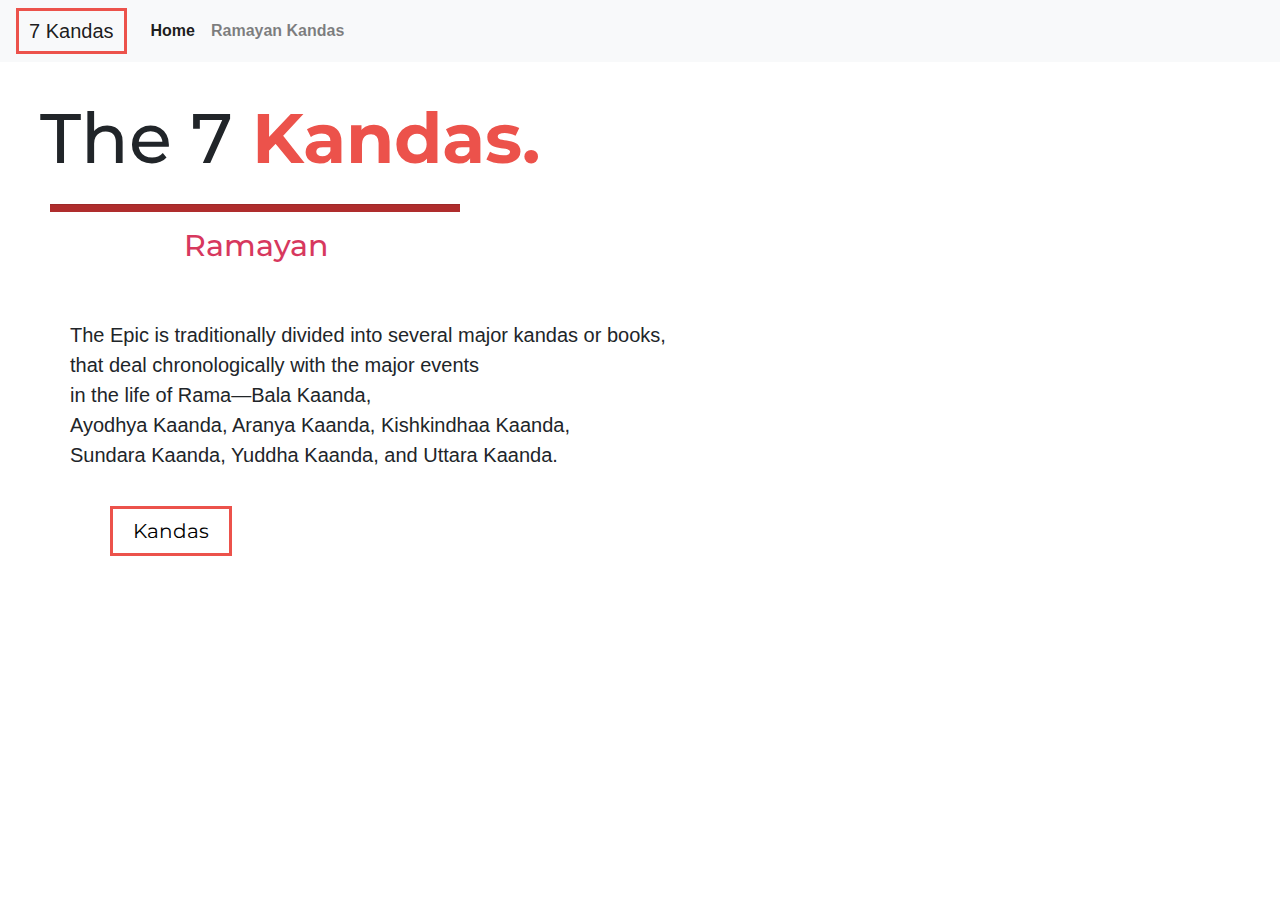
<file: index.html>
<!DOCTYPE html>
<html>
<head>
<title>Ramayan</title>
<link href="https://fonts.googleapis.com/css2?family=Montserrat:wght@700&display=swap" rel="stylesheet">
<link rel="stylesheet" href="https://cdn.jsdelivr.net/npm/bootstrap@4.5.3/dist/css/bootstrap.min.css">
<script src="https://code.jquery.com/jquery-3.5.1.slim.min.js"></script>
<script src="https://cdn.jsdelivr.net/npm/bootstrap@4.5.3/dist/js/bootstrap.bundle.min.js"></script>
<link rel="stylesheet" href="css/index.css">
<style>
@media (max-width: 770px) {

.header h1{
    margin-left: 30px;
    font-family: 'Montserrat', sans-serif;
    font-size: 40px;
}
hr {
    height: 5px;
    width: 60%;
    background-color: #af2d2d;
    float: left;
    margin-left: 30px;
}
.rama {
    font-family: 'Montserrat', sans-serif;
    font-size: 25px;
    color: #d7385e;
    margin-left: 30px;
}
.description {
    margin-left: 20px;
    font-size: 20px;
    font-family: sans-serif;
}
}
</style>
</head>
<body>
    <nav class="navbar navbar-expand-lg navbar-light bg-light fixed-top">
        <a class="navbar-brand borderso">7 Kandas</a>
        <button class="navbar-toggler" type="button" data-toggle="collapse" data-target="#navbarNavAltMarkup" aria-controls="navbarNavAltMarkup" aria-expanded="false" aria-label="Toggle navigation">
          <span class="navbar-toggler-icon"></span>
        </button>
        <div class="collapse navbar-collapse" id="navbarNavAltMarkup">
          <div class="navbar-nav">
            <a class="nav-link active" href="index.html"><b id="boldernav">Home</b> <span class="sr-only">(current)</span></a>
            <a class="nav-link" href="kandas.html"><b id="boldernav">Ramayan Kandas</b><span class="sr-only">(current)</span></a>
          </div>
        </div>
      </nav>
<br>
<br>
<br>
<br>
<div class="header">
<h1>The 7 <b id="bold">Kandas.</b></h1>
<hr>
<br>
<h3 class="rama">Ramayan</h3>
</div>
<br>
<br>
<div class="description">
<p>The Epic is traditionally divided into several major kandas or books,<br> that deal chronologically with the major events<br> in the life of Rama—Bala Kaanda,<br>
     Ayodhya Kaanda, Aranya Kaanda, Kishkindhaa Kaanda,<br> Sundara Kaanda, Yuddha Kaanda, and Uttara Kaanda.</p>
<br>
<ul>
<li><a href="kandas.html">Kandas</a></li>
</ul>
</div>
</body>
</html>
</file>
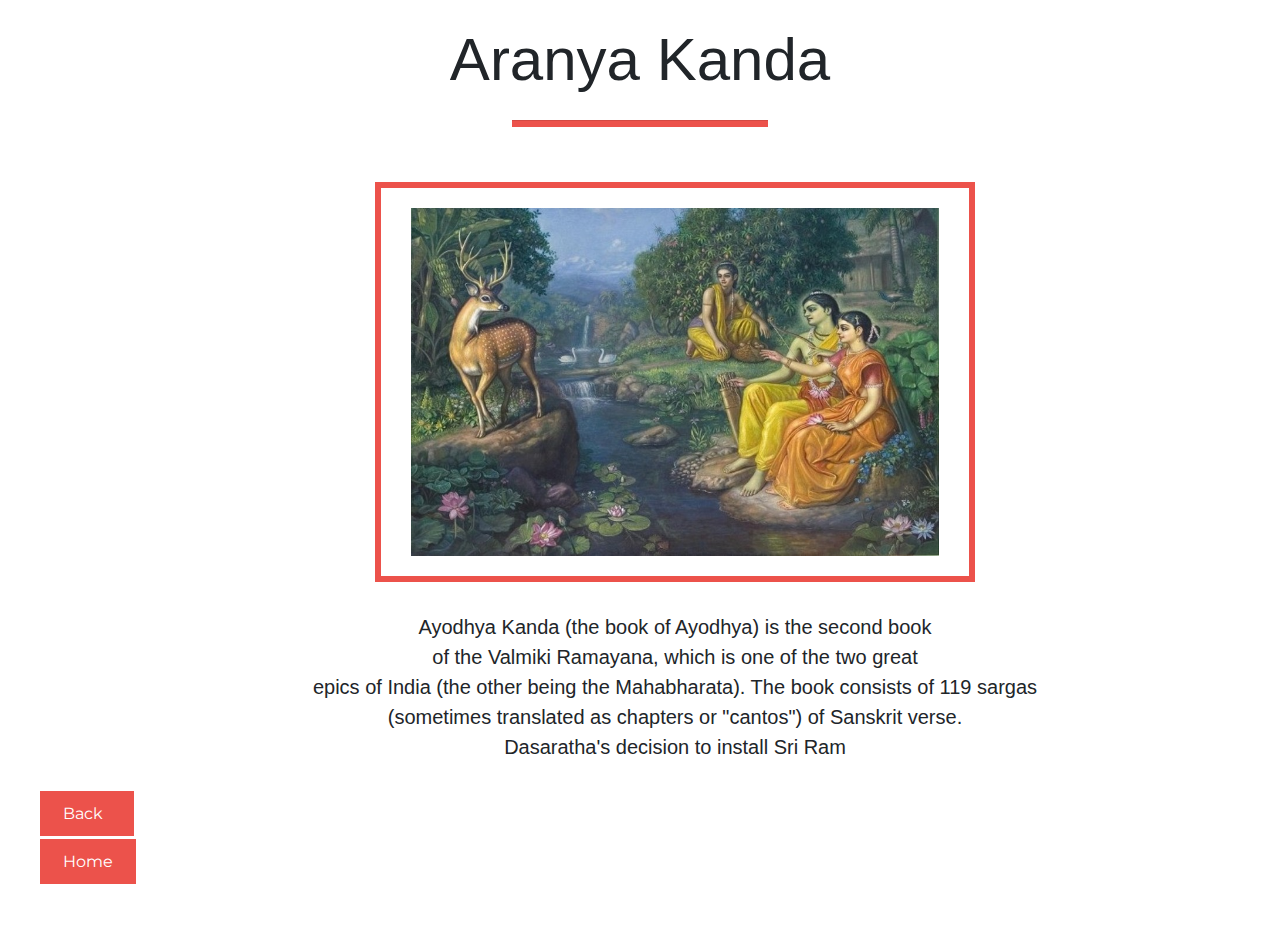
<file: aranya.html>
<!DOCTYPE html>
<html>
<head>
<title>Ramayan</title>
<link href="https://fonts.googleapis.com/css2?family=Montserrat:wght@700&display=swap" rel="stylesheet">
<link rel="stylesheet" href="https://cdn.jsdelivr.net/npm/bootstrap@4.5.3/dist/css/bootstrap.min.css">
<script src="https://code.jquery.com/jquery-3.5.1.slim.min.js"></script>
<script src="https://cdn.jsdelivr.net/npm/bootstrap@4.5.3/dist/js/bootstrap.bundle.min.js"></script>
<link rel="stylesheet" href="css/index.css">
<style>
.ballakanda h1 {
    text-align: center;
    font-size: 60px;
}
hr {
    height: 6px;
    width: 20%;
    background-color: #ec524b;
    margin-left: 40%;
}
.description {
    text-align: center;
}
ul {
    list-style: none;
}
ul li a {
    color: #fff;
    border: #ec524b solid;
    background-color: #ec524b;
}
ul li a:hover {
    color: #ec524b;
    background-color: #fff;
    border: #ec524b solid;
}
.width {
    padding-right: 28px;
}
.go-right {
    border: #ec524b 6px solid;
    padding-right: 30px;
    padding-left: 30px;
    padding-top: 20px;
    padding-bottom: 20px;
}
</style>
</head>
<body>
    <br>
<div class="ballakanda">
    <h1>Aranya Kanda</h1>
    <hr>
</div>
<br>
<br>
<div class="description">
    <br>
    <img src="img/aranya.jpg" height="400" width="600" class="go-right">
    <br>
    <br>
<p>Ayodhya Kanda (the book of Ayodhya) is the second book <br>of the Valmiki Ramayana, which is one of the two great <br>epics of India
     (the other being the Mahabharata). The book consists of 119 sargas<br>
     (sometimes translated as chapters or "cantos") of Sanskrit verse.<br> Dasaratha's decision to install Sri Ram</p>
</div>
<br>
<ul>
    <li><a href="kandas.html" class="width">Back</a></li>
    <br>
    <li class="right"><a href="index.html">Home</a></li>
</ul>
<br>
<br>
</body>
</html>
</file>
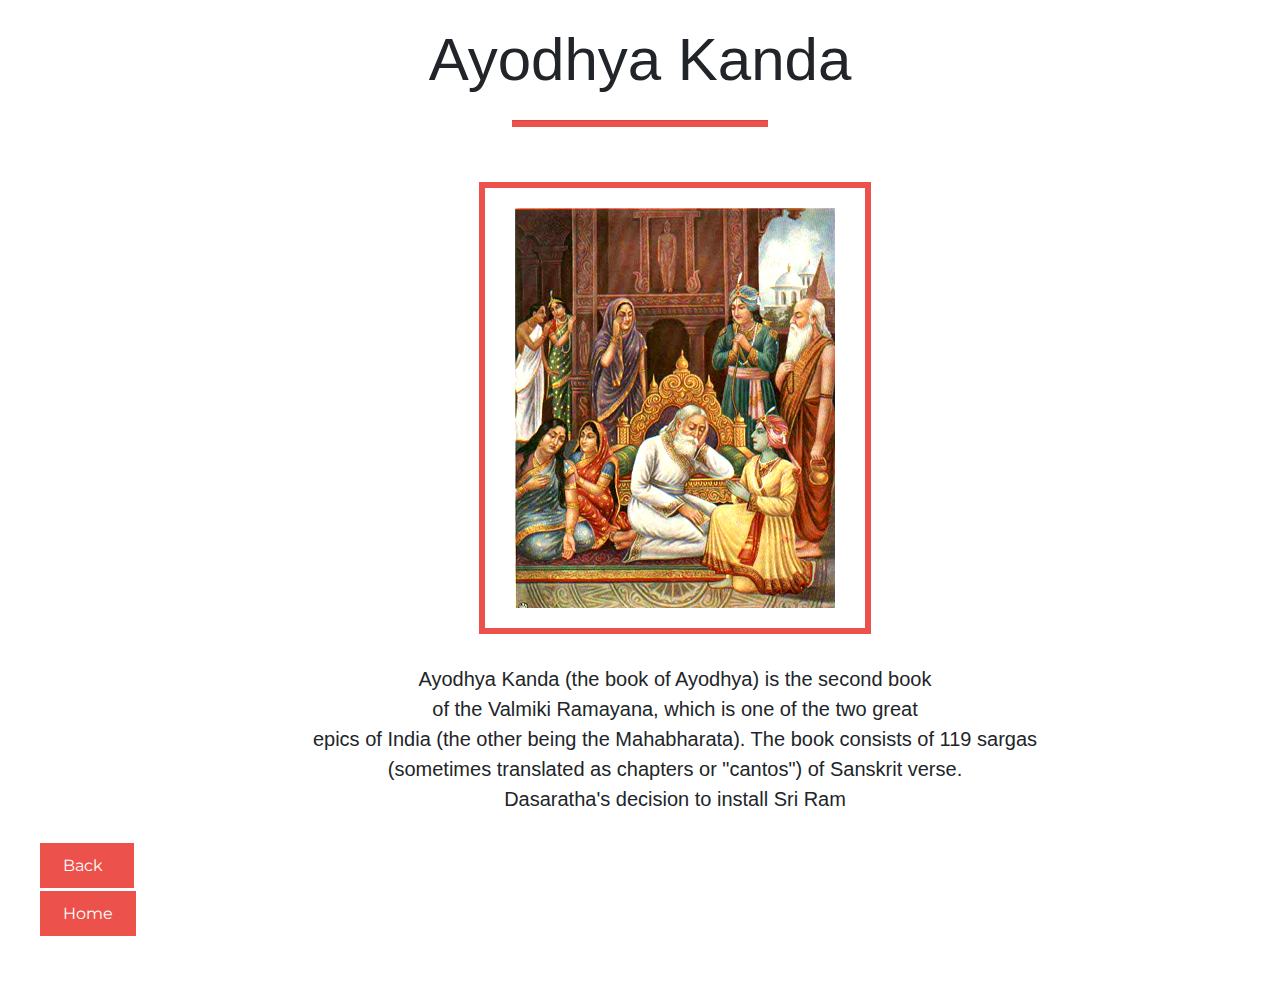
<file: ayodha.html>
<!DOCTYPE html>
<html>
<head>
<title>Ramayan</title>
<link href="https://fonts.googleapis.com/css2?family=Montserrat:wght@700&display=swap" rel="stylesheet">
<link rel="stylesheet" href="https://cdn.jsdelivr.net/npm/bootstrap@4.5.3/dist/css/bootstrap.min.css">
<script src="https://code.jquery.com/jquery-3.5.1.slim.min.js"></script>
<script src="https://cdn.jsdelivr.net/npm/bootstrap@4.5.3/dist/js/bootstrap.bundle.min.js"></script>
<link rel="stylesheet" href="css/index.css">
<style>
.ballakanda h1 {
    text-align: center;
    font-size: 60px;
}
hr {
    height: 6px;
    width: 20%;
    background-color: #ec524b;
    margin-left: 40%;
}
.description {
    text-align: center;
}
ul {
    list-style: none;
}
ul li a {
    color: #fff;
    border: #ec524b solid;
    background-color: #ec524b;
}
ul li a:hover {
    color: #ec524b;
    background-color: #fff;
    border: #ec524b solid;
}
.width {
    padding-right: 28px;
}
.go-right {
    border: #ec524b 6px solid;
    padding-right: 30px;
    padding-left: 30px;
    padding-top: 20px;
    padding-bottom: 20px;
}
</style>
</head>
<body>
    <br>
<div class="ballakanda">
    <h1>Ayodhya Kanda</h1>
    <hr>
</div>
<br>
<br>
<div class="description">
    <br>
    <img src="img/Ayodhya_kanda.jpg" class="go-right">
    <br>
    <br>
<p>Ayodhya Kanda (the book of Ayodhya) is the second book <br>of the Valmiki Ramayana, which is one of the two great <br>epics of India
     (the other being the Mahabharata). The book consists of 119 sargas<br>
     (sometimes translated as chapters or "cantos") of Sanskrit verse.<br> Dasaratha's decision to install Sri Ram</p>
</div>
<br>
<ul>
    <li><a href="kandas.html" class="width">Back</a></li>
    <br>
    <li class="right"><a href="index.html">Home</a></li>
</ul>
<br>
<br>
</body>
</html>
</file>
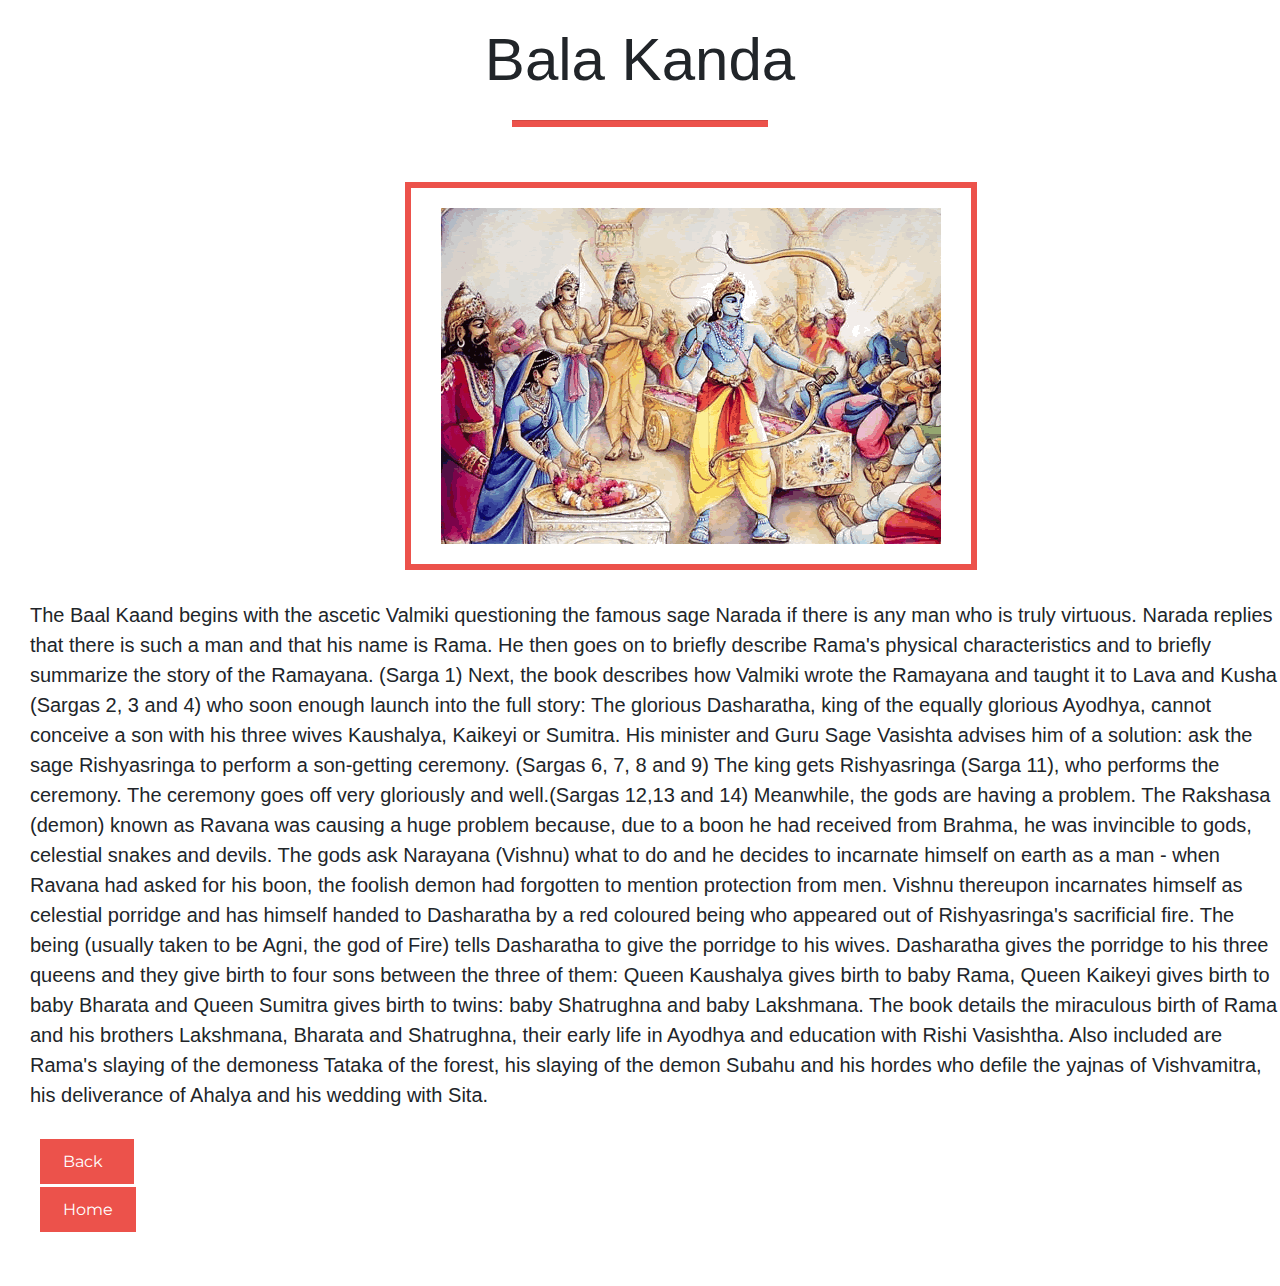
<file: ballakanda.html>
<!DOCTYPE html>
<html>
<head>
<title>Ramayan</title>
<link href="https://fonts.googleapis.com/css2?family=Montserrat:wght@700&display=swap" rel="stylesheet">
<link rel="stylesheet" href="https://cdn.jsdelivr.net/npm/bootstrap@4.5.3/dist/css/bootstrap.min.css">
<script src="https://code.jquery.com/jquery-3.5.1.slim.min.js"></script>
<script src="https://cdn.jsdelivr.net/npm/bootstrap@4.5.3/dist/js/bootstrap.bundle.min.js"></script>
<link rel="stylesheet" href="css/index.css">
<style>
.ballakanda h1 {
    text-align: center;
    font-size: 60px;
}
hr {
    height: 6px;
    width: 20%;
    background-color: #ec524b;
    margin-left: 40%;
}
.description {
    margin-left: 30px;
}
ul {
    list-style: none;
}
ul li a {
    color: #fff;
    border: #ec524b solid;
    background-color: #ec524b;
}
ul li a:hover {
    color: #ec524b;
    background-color: #fff;
    border: #ec524b solid;
}
.width {
    padding-right: 28px;
}
.go-right {
    margin-left: 30%;
    border: #ec524b 6px solid;
    padding-right: 30px;
    padding-left: 30px;
    padding-top: 20px;
    padding-bottom: 20px;
}
</style>
</head>
<body>
    <br>
<div class="ballakanda">
    <h1>Bala Kanda</h1>
    <hr>
</div>
<br>
<br>
<div class="description">
    <br>
    <img src="img/ballakanda.gif" class="go-right">
    <br>
    <br>
<p>The Baal Kaand begins with the ascetic Valmiki questioning the famous sage Narada if there is any man who is truly virtuous. Narada replies that 
    there is such a man and that his name is Rama. He then goes on to briefly describe Rama's physical characteristics and to briefly summarize the story of 
    the Ramayana. (Sarga 1) Next, the book describes 
    how Valmiki wrote the Ramayana and taught it to Lava and Kusha (Sargas 2, 3 and 4) who soon enough launch into the full story:
    The glorious Dasharatha, king of the equally glorious Ayodhya, cannot conceive a son with his three wives Kaushalya, Kaikeyi or Sumitra. His minister 
    and Guru Sage Vasishta advises him of a solution: ask the sage Rishyasringa to perform a son-getting ceremony. (Sargas 6, 7, 8 and 9)
The king gets Rishyasringa (Sarga 11), who performs the ceremony. The ceremony goes off very gloriously and well.(Sargas 12,13 and 14)
Meanwhile, the gods are having a problem. The Rakshasa (demon) known as Ravana was causing a huge problem because, due to a boon he had received from Brahma, 
he was invincible to gods, celestial snakes and devils. The gods ask Narayana (Vishnu) what to do and he decides to incarnate himself on earth as a man - when Ravana 
had asked for his boon, the foolish demon had forgotten to mention protection from men. Vishnu thereupon incarnates himself as celestial porridge and has himself 
handed to Dasharatha by a red coloured being who appeared out of Rishyasringa's sacrificial fire. The being (usually taken to be Agni, the god of Fire) tells 
Dasharatha to give the porridge to his wives. Dasharatha gives the porridge to his three queens and they give birth to four sons between the three of them: 
Queen Kaushalya gives birth to baby Rama, Queen Kaikeyi
 gives birth to baby Bharata and Queen Sumitra gives birth to twins: baby Shatrughna and baby Lakshmana.
The book details the miraculous birth of Rama and his brothers Lakshmana, Bharata and Shatrughna, their early life in 
Ayodhya and education with Rishi Vasishtha. Also included are Rama's slaying of the demoness Tataka of the forest, his slaying of the demon Subahu and his hordes who 
defile the yajnas of Vishvamitra, his deliverance of Ahalya and his wedding with Sita. </p>
</div>
<br>
<ul>
    <li><a href="kandas.html" class="width">Back</a></li>
    <br>
    <li class="right"><a href="index.html">Home</a></li>
</ul>
<br>
<br>
</body>
</html>
</file>
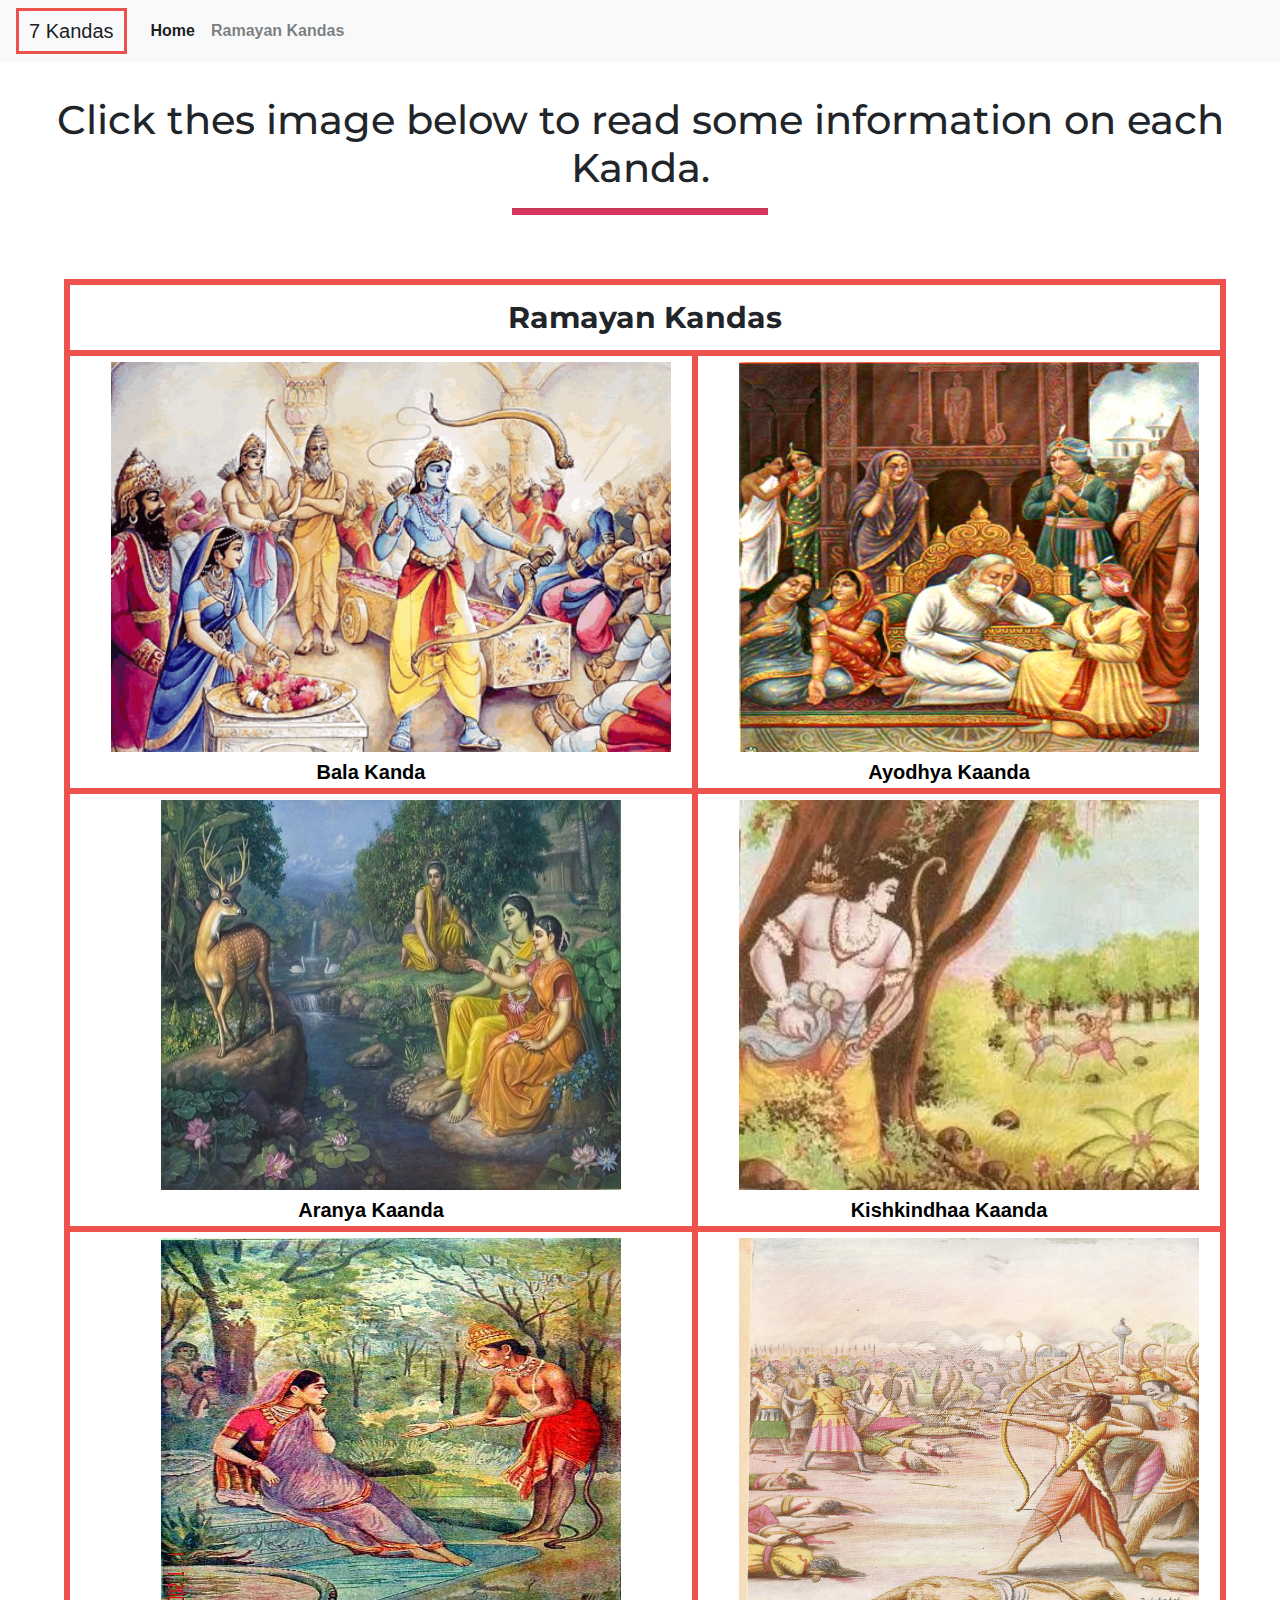
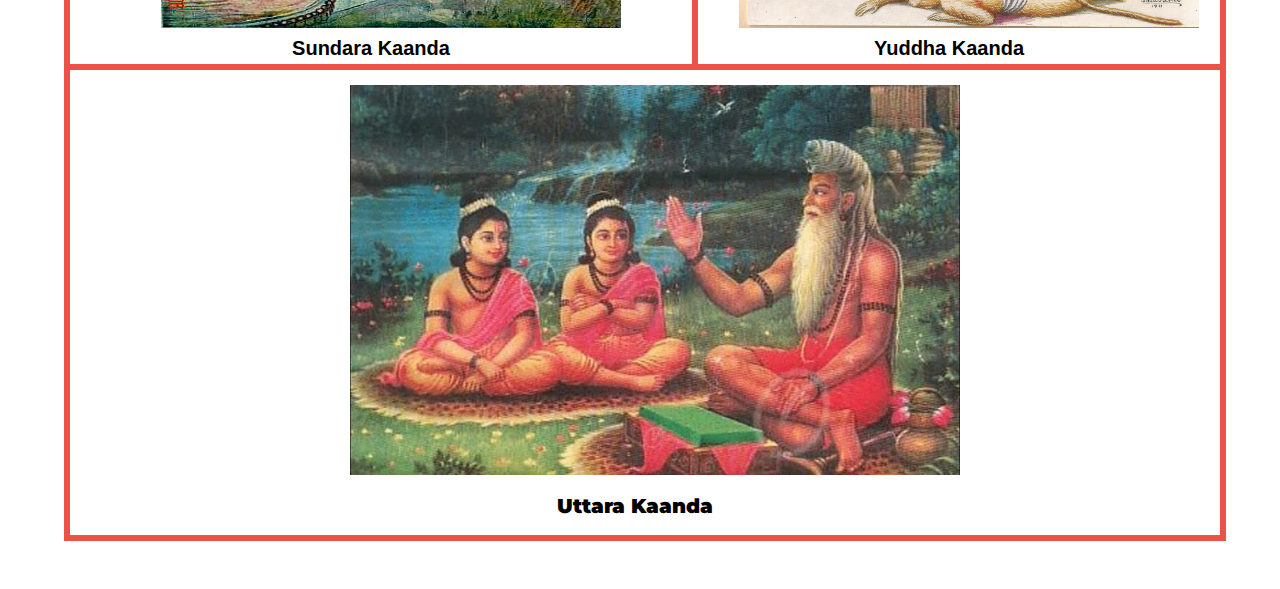
<file: kandas.html>
<!DOCTYPE html>
<html>
<head>
<title>Ramayan</title>
<link href="https://fonts.googleapis.com/css2?family=Montserrat:wght@700&display=swap" rel="stylesheet">
<link rel="stylesheet" href="https://cdn.jsdelivr.net/npm/bootstrap@4.5.3/dist/css/bootstrap.min.css">
<script src="https://code.jquery.com/jquery-3.5.1.slim.min.js"></script>
<script src="https://cdn.jsdelivr.net/npm/bootstrap@4.5.3/dist/js/bootstrap.bundle.min.js"></script>
<link rel="stylesheet" href="css/kandas.css">
<style>
@media (max-width: 770px) {
    .header1 h1 {
        font-size: 20px;
        text-align: left;
        margin-left: 30px;
        font-family: 'Montserrat', sans-serif;
    }
    hr {
    width: 20%;
    height: 6px;
    background-color: #d7385e;
    margin-right: 70%;
}
}
</style>
</head>
<body>
    <nav class="navbar navbar-expand-lg navbar-light bg-light fixed-top">
        <a class="navbar-brand borderso">7 Kandas</a>
        <button class="navbar-toggler" type="button" data-toggle="collapse" data-target="#navbarNavAltMarkup" aria-controls="navbarNavAltMarkup" aria-expanded="false" aria-label="Toggle navigation">
          <span class="navbar-toggler-icon"></span>
        </button>
        <div class="collapse navbar-collapse" id="navbarNavAltMarkup">
          <div class="navbar-nav">
            <a class="nav-link active" href="index.html"><b id="boldernav">Home</b> <span class="sr-only">(current)</span></a>
            <a class="nav-link" href="kandas.html"><b id="boldernav">Ramayan Kandas</b> <span class="sr-only">(current)</span></a>
          </div>
        </div>
      </nav>
      <br>
      <br>
      <br>
      <br>
      <div class="header1">
        <h1>Click thes image below to read some information on each Kanda.</h1>
        <hr>
      </div>
      <br>
      <br>
    <!--TABLE ELEMENT STARTS HERE!-->
    <table>
      <thead>
          <tr>
              <th colspan="2" class="RAMA1">Ramayan Kandas</th>
          </tr>
      </thead>
      <tbody>
          <tr>
              <td><a href="ballakanda.html" class="ahref"><img src="img/ballakanda.gif" height="400" width="600  " class="ahref"><br><b class="kandades">Bala Kanda</b></a></td>
              <td><a href="ayodha.html" class="ahref"><img src="img/Ayodhya_kanda.jpg" height="400" width="500" class="ahref"><br><b class="kandades">Ayodhya Kaanda</b></a></td>
          </tr>
          <tr>
            <td><a href="aranya.html" class="ahref"><img src="img/aranya.jpg" height="400" width="500" class="ahref"><br><b class="kandades">Aranya Kaanda</b></a></td>
            <td><a href="krishnakanda.html" class="ahref"><img src="img/kish.webp" height="400" width="500" class="ahref"><br><b class="kandades">Kishkindhaa Kaanda</b></a></td>
          </tr>
          <tr>
            <td><a href="sundarakanda.html.html" class="ahref"><img src="img/sundara.jpg" height="400" width="500" class="ahref"><br><b class="kandades">Sundara Kaanda</b></a></td>
            <td><a href="Yudha.html" class="ahref"><img src="img/yudha.jpg" height="400" width="500" class="ahref"><br><b class="kandades">Yuddha Kaanda</b></a></td>
          </tr>
          <tr>
            <th colspan="2" class="RAMA1"><a href="uttara.html" class="ahref"><img src="img/uttara.jpg" height="400" width="650" class="ahref"><br><b class="kandades">Uttara Kaanda</b></a></th>
        </tr>
      </tbody>
  </table>
  <br>
  <br>
</body>
</html>
</file>
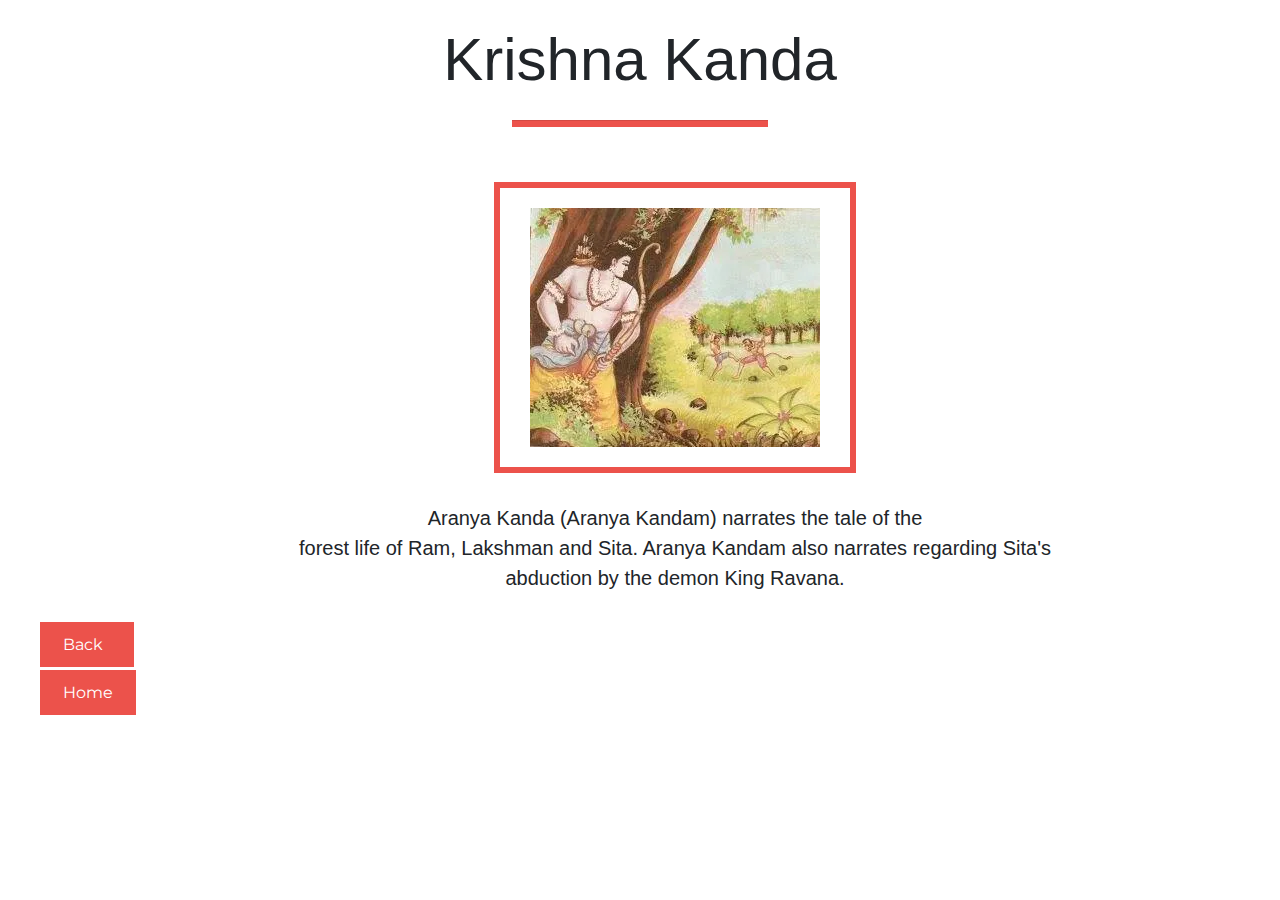
<file: krishnakanda.html>
<!DOCTYPE html>
<html>
<head>
<title>Ramayan</title>
<link href="https://fonts.googleapis.com/css2?family=Montserrat:wght@700&display=swap" rel="stylesheet">
<link rel="stylesheet" href="https://cdn.jsdelivr.net/npm/bootstrap@4.5.3/dist/css/bootstrap.min.css">
<script src="https://code.jquery.com/jquery-3.5.1.slim.min.js"></script>
<script src="https://cdn.jsdelivr.net/npm/bootstrap@4.5.3/dist/js/bootstrap.bundle.min.js"></script>
<link rel="stylesheet" href="css/index.css">
<style>
.ballakanda h1 {
    text-align: center;
    font-size: 60px;
}
hr {
    height: 6px;
    width: 20%;
    background-color: #ec524b;
    margin-left: 40%;
}
.description {
    text-align: center;
}
ul {
    list-style: none;
}
ul li a {
    color: #fff;
    border: #ec524b solid;
    background-color: #ec524b;
}
ul li a:hover {
    color: #ec524b;
    background-color: #fff;
    border: #ec524b solid;
}
.width {
    padding-right: 28px;
}
.go-right {
    border: #ec524b 6px solid;
    padding-right: 30px;
    padding-left: 30px;
    padding-top: 20px;
    padding-bottom: 20px;
}
</style>
</head>
<body>
    <br>
<div class="ballakanda">
    <h1>Krishna Kanda</h1>
    <hr>
</div>
<br>
<br>
<div class="description">
    <br>
    <img src="img/kish.webp" class="go-right">
    <br>
    <br>
<p>Aranya Kanda (Aranya Kandam) narrates the tale of the <br>
    forest life of Ram, Lakshman and Sita. Aranya Kandam also narrates regarding Sita's<br>
     abduction by the demon King Ravana.</p>
</div>
<br>
<ul>
    <li><a href="kandas.html" class="width">Back</a></li>
    <br>
    <li class="right"><a href="index.html">Home</a></li>
</ul>
<br>
<br>
</body>
</html>
</file>
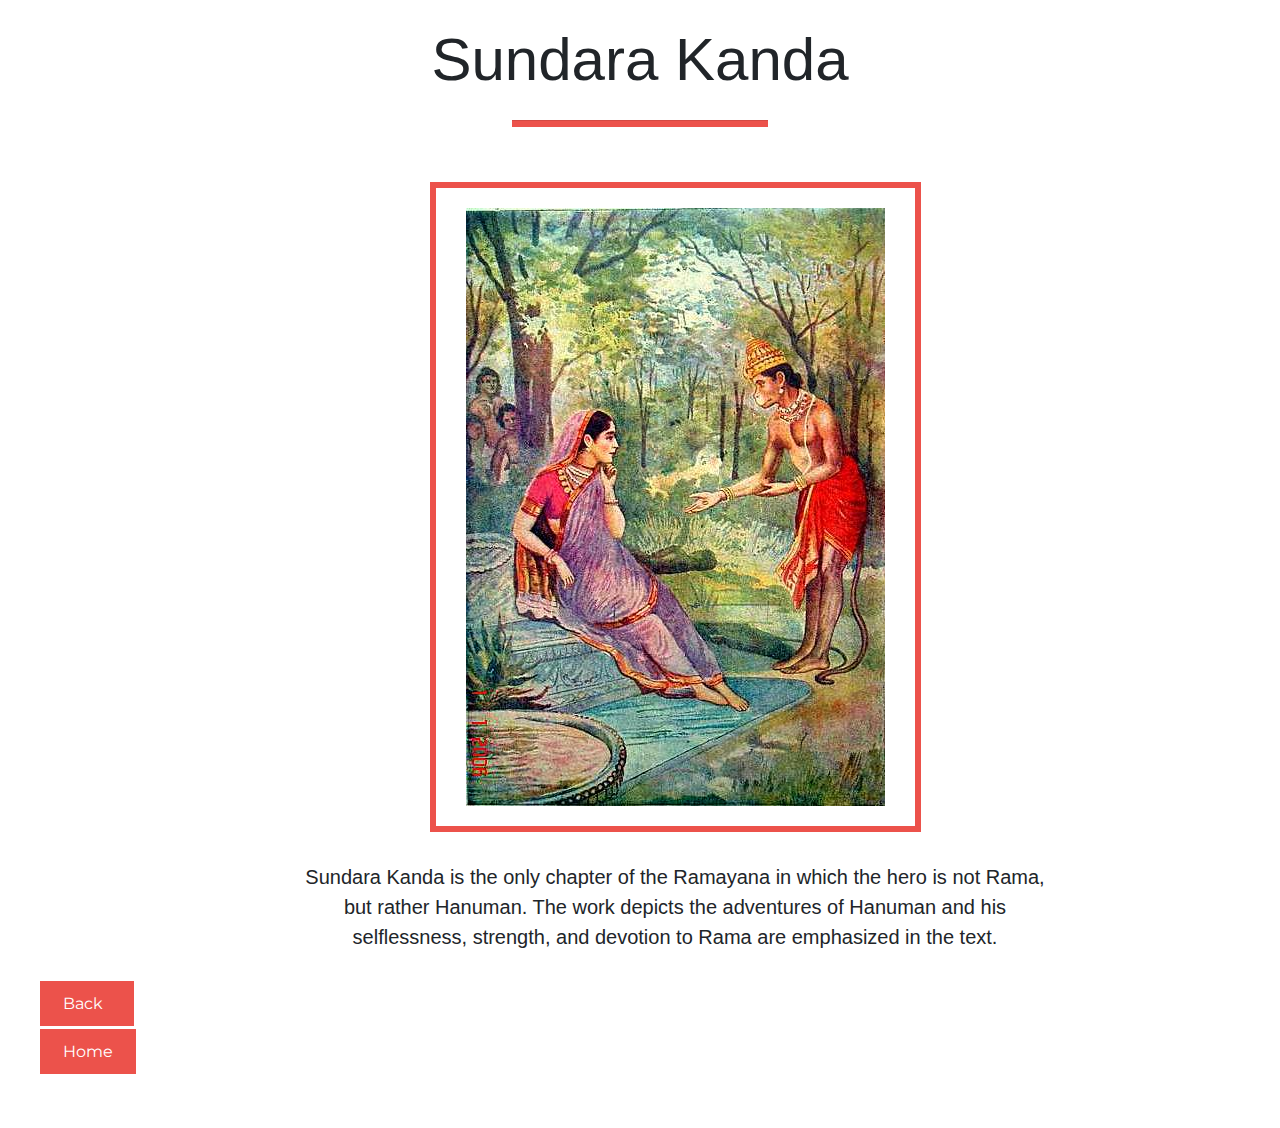
<file: sundarakanda.html.html>
<!DOCTYPE html>
<html>
<head>
<title>Ramayan</title>
<link href="https://fonts.googleapis.com/css2?family=Montserrat:wght@700&display=swap" rel="stylesheet">
<link rel="stylesheet" href="https://cdn.jsdelivr.net/npm/bootstrap@4.5.3/dist/css/bootstrap.min.css">
<script src="https://code.jquery.com/jquery-3.5.1.slim.min.js"></script>
<script src="https://cdn.jsdelivr.net/npm/bootstrap@4.5.3/dist/js/bootstrap.bundle.min.js"></script>
<link rel="stylesheet" href="css/index.css">
<style>
.ballakanda h1 {
    text-align: center;
    font-size: 60px;
}
hr {
    height: 6px;
    width: 20%;
    background-color: #ec524b;
    margin-left: 40%;
}
.description {
    text-align: center;
}
ul {
    list-style: none;
}
ul li a {
    color: #fff;
    border: #ec524b solid;
    background-color: #ec524b;
}
ul li a:hover {
    color: #ec524b;
    background-color: #fff;
    border: #ec524b solid;
}
.width {
    padding-right: 28px;
}
.go-right {
    border: #ec524b 6px solid;
    padding-right: 30px;
    padding-left: 30px;
    padding-top: 20px;
    padding-bottom: 20px;
}
</style>
</head>
<body>
    <br>
<div class="ballakanda">
    <h1>Sundara Kanda</h1>
    <hr>
</div>
<br>
<br>
<div class="description">
    <br>
    <img src="img/sundara.jpg" class="go-right">
    <br>
    <br>
<p>
    Sundara Kanda is the only chapter of the Ramayana in which the hero is not Rama,<br>
     but rather Hanuman. The work depicts the adventures of Hanuman and his<br> selflessness, strength, and devotion to Rama are emphasized in the text.


</p>
</div>
<br>
<ul>
    <li><a href="kandas.html" class="width">Back</a></li>
    <br>
    <li class="right"><a href="index.html">Home</a></li>
</ul>
<br>
<br>
</body>
</html>
</file>
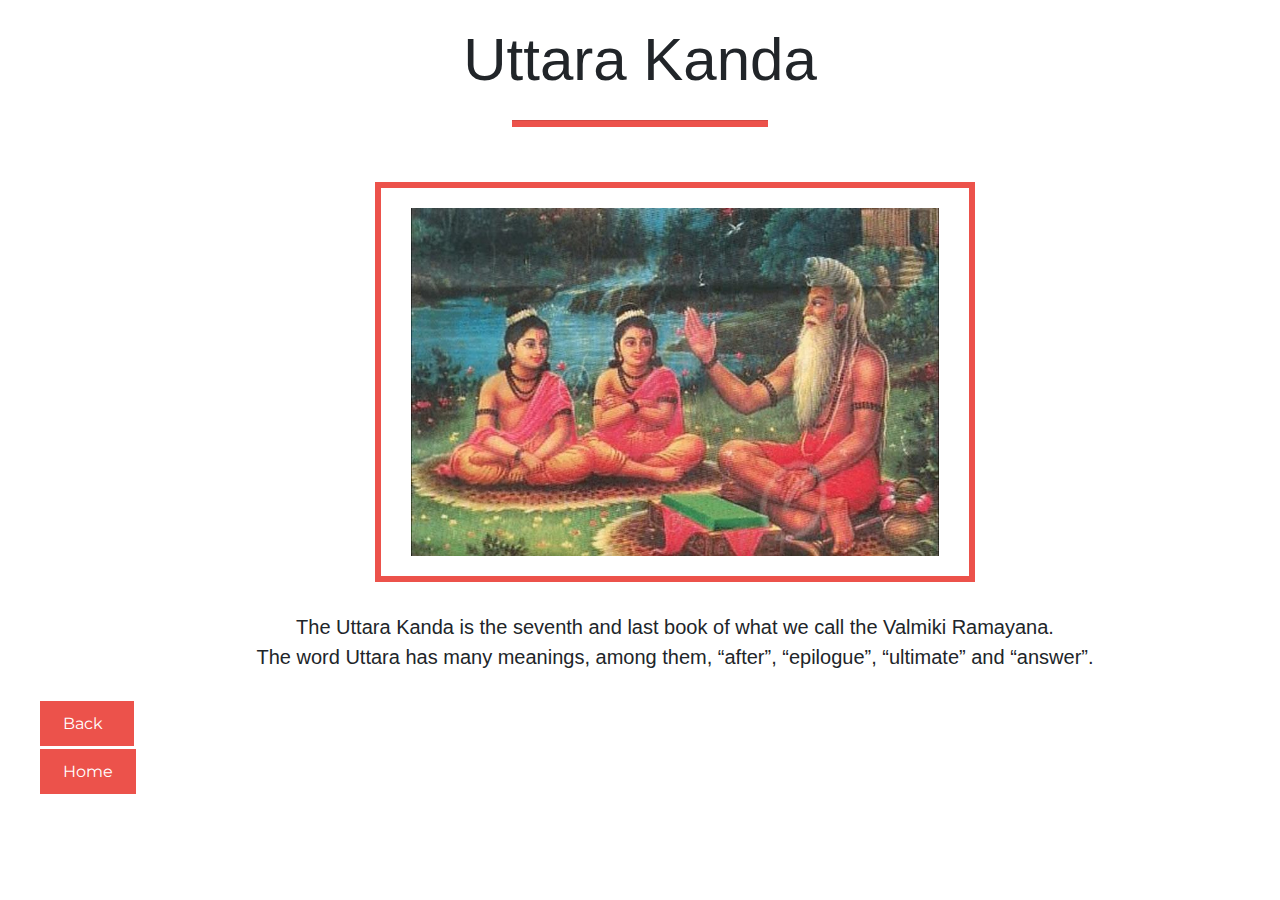
<file: uttara.html>
<!DOCTYPE html>
<html>
<head>
<title>Ramayan</title>
<link href="https://fonts.googleapis.com/css2?family=Montserrat:wght@700&display=swap" rel="stylesheet">
<link rel="stylesheet" href="https://cdn.jsdelivr.net/npm/bootstrap@4.5.3/dist/css/bootstrap.min.css">
<script src="https://code.jquery.com/jquery-3.5.1.slim.min.js"></script>
<script src="https://cdn.jsdelivr.net/npm/bootstrap@4.5.3/dist/js/bootstrap.bundle.min.js"></script>
<link rel="stylesheet" href="css/index.css">
<style>
.ballakanda h1 {
    text-align: center;
    font-size: 60px;
}
hr {
    height: 6px;
    width: 20%;
    background-color: #ec524b;
    margin-left: 40%;
}
.description {
    text-align: center;
}
ul {
    list-style: none;
}
ul li a {
    color: #fff;
    border: #ec524b solid;
    background-color: #ec524b;
}
ul li a:hover {
    color: #ec524b;
    background-color: #fff;
    border: #ec524b solid;
}
.width {
    padding-right: 28px;
}
.go-right {
    border: #ec524b 6px solid;
    padding-right: 30px;
    padding-left: 30px;
    padding-top: 20px;
    padding-bottom: 20px;
}
</style>
</head>
<body>
    <br>
<div class="ballakanda">
    <h1>Uttara Kanda</h1>
    <hr>
</div>
<br>
<br>
<div class="description">
    <br>
    <img src="img/uttara.jpg" height="400" width="600" class="go-right">
    <br>
    <br>
<p>
    The Uttara Kanda is the seventh and last book of what we call the Valmiki Ramayana.<br>
     The word Uttara has many meanings, among them, “after”, “epilogue”, “ultimate” and “answer”.
</p>
</div>
<br>
<ul>
    <li><a href="kandas.html" class="width">Back</a></li>
    <br>
    <li class="right"><a href="index.html">Home</a></li>
</ul>
<br>
<br>
</body>
</html>
</file>
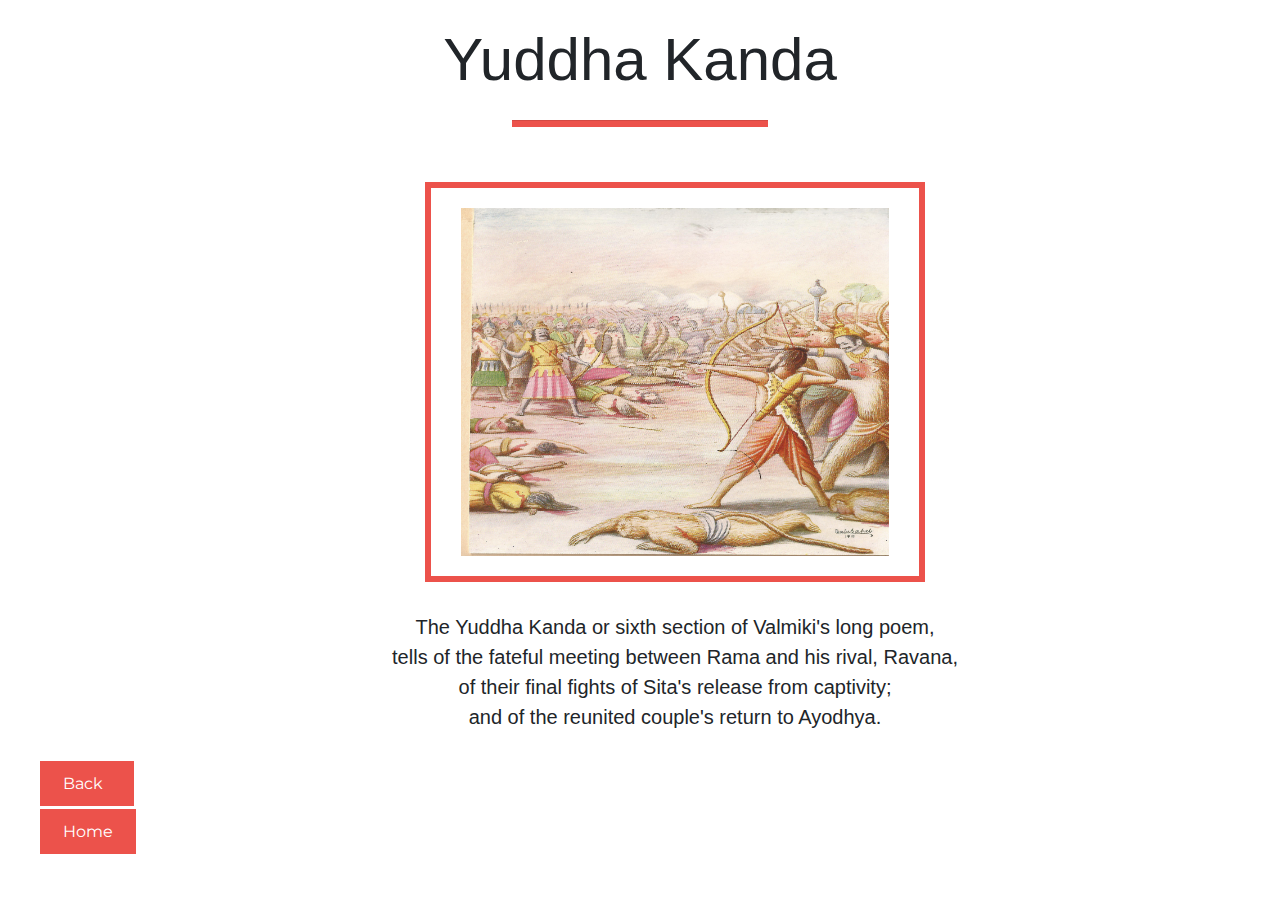
<file: Yudha.html>
<!DOCTYPE html>
<html>
<head>
<title>Ramayan</title>
<link href="https://fonts.googleapis.com/css2?family=Montserrat:wght@700&display=swap" rel="stylesheet">
<link rel="stylesheet" href="https://cdn.jsdelivr.net/npm/bootstrap@4.5.3/dist/css/bootstrap.min.css">
<script src="https://code.jquery.com/jquery-3.5.1.slim.min.js"></script>
<script src="https://cdn.jsdelivr.net/npm/bootstrap@4.5.3/dist/js/bootstrap.bundle.min.js"></script>
<link rel="stylesheet" href="css/index.css">
<style>
.ballakanda h1 {
    text-align: center;
    font-size: 60px;
}
hr {
    height: 6px;
    width: 20%;
    background-color: #ec524b;
    margin-left: 40%;
}
.description {
    text-align: center;
}
ul {
    list-style: none;
}
ul li a {
    color: #fff;
    border: #ec524b solid;
    background-color: #ec524b;
}
ul li a:hover {
    color: #ec524b;
    background-color: #fff;
    border: #ec524b solid;
}
.width {
    padding-right: 28px;
}
.go-right {
    border: #ec524b 6px solid;
    padding-right: 30px;
    padding-left: 30px;
    padding-top: 20px;
    padding-bottom: 20px;
}
</style>
</head>
<body>
    <br>
<div class="ballakanda">
    <h1>Yuddha Kanda</h1>
    <hr>
</div>
<br>
<br>
<div class="description">
    <br>
    <img src="img/yudha.jpg" height="400" width="500" class="go-right">
    <br>
    <br>
<p>
    The Yuddha Kanda or sixth section of Valmiki's long poem, <br>tells of the fateful meeting between Rama and his rival, 
    Ravana,<br> of their final fights of Sita's release from captivity; <br>and of the reunited couple's return to Ayodhya.
</p>
</div>
<br>
<ul>
    <li><a href="kandas.html" class="width">Back</a></li>
    <br>
    <li class="right"><a href="index.html">Home</a></li>
</ul>
<br>
<br>
</body>
</html>
</file>
<file: css/index.css>
.header h1{
    margin-left: 40px;
    font-family: 'Montserrat', sans-serif;
    font-size: 70px;
}
hr {
    height: 7px;
    width: 32%;
    background-color: #af2d2d;
    float: left;
    margin-left: 50px;
}
#bold {
    color: #ec524b;
}
.rama {
    margin-right: 60%;
    text-align: center;
    font-family: 'Montserrat', sans-serif;
    font-size: 30px;
    color: #d7385e;
}
.description {
    margin-left: 70px;
    font-size: 20px;
    font-family: sans-serif;
}
ul {
    list-style: none;
}
ul li a {
    color: #000;
    font-family: sans-serif;
    border: #ec524b solid;
    padding-top: 10px;
    padding-bottom: 10px;
    padding-right: 20px;
    padding-left: 20px;
    font-family: 'Montserrat', sans-serif;
}
ul li a:hover {
    background-color: #ec524b;
    text-decoration: none;
    color: #fff;
}
#boldernav:hover {
    color: #ec524b;    
}
.borderso {
    border: #ec524b solid;
    padding-left: 10px;
    padding-right: 10px;
}
</file>
<file: css/kandas.css>
.header1 h1 {
    text-align: center;
    font-family: 'Montserrat', sans-serif;
}
hr {
    width: 20%;
    height: 6px;
    background-color: #d7385e;
}
#boldernav:hover {
    color: #ec524b;    
}
.borderso {
    border: #ec524b solid;
    padding-left: 10px;
    padding-right: 10px;
}
table,th,td {
    border: #ec524b 6px solid;
}
table {
    text-align: center;
    margin-left: 5%;
}
.RAMA1 {
    font-size: 30px;
    font-family: 'Montserrat', sans-serif;
    padding-left: 10px;
    padding-right: 10px;
    padding-top: 10px;
    padding-bottom: 10px;
}
.kandades {
font-size: 20px;
}
.ahref {
    padding-left: 20px;
    padding-right: 20px;
    padding-top: 5px;
    padding-bottom: 5px;
    color: black;
}
.ahref:hover {
    color: #ec524b;
    text-decoration: none;
}
</file>
